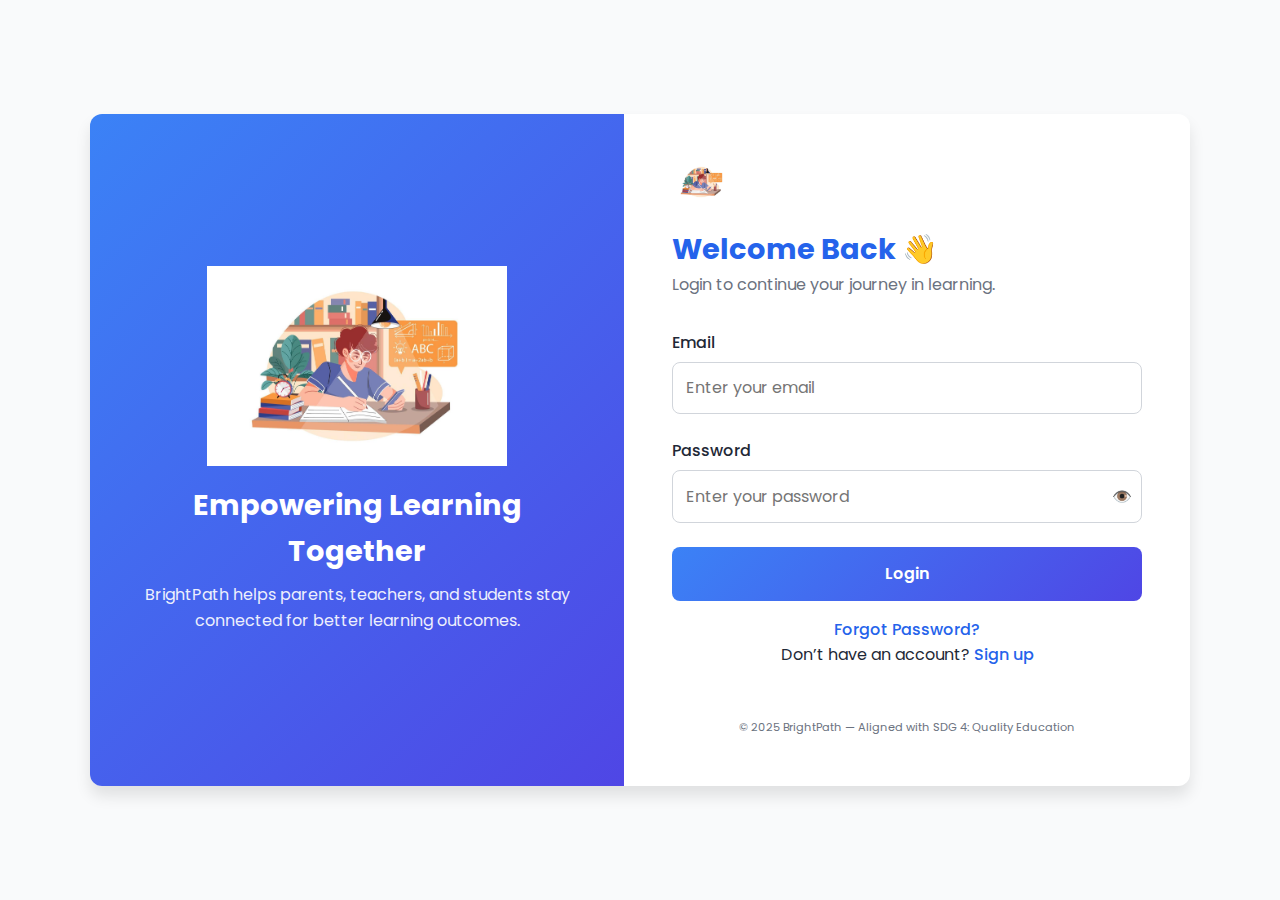
<file: frontend/index.html>
<!DOCTYPE html>
<html lang="en">
  <head>
    <meta charset="UTF-8" />
    <meta name="viewport" content="width=device-width, initial-scale=1.0" />
    <title>BrightPath | Login</title>

    <!-- Google Fonts -->
    <link
      href="https://fonts.googleapis.com/css2?family=Poppins:wght@400;500;600&display=swap"
      rel="stylesheet"
    />

    <!-- Main Styles -->
    <link rel="stylesheet" href="assets/css/style.css" />
    <link rel="stylesheet" href="assets/css/login.css" />
  </head>
  <body>
    <div class="login-container">
      <!-- Left side illustration -->
      <div class="login-illustration">
        <img src="assets/images/logo.jpg" alt="Learning Illustration" />
        <h2>Empowering Learning Together</h2>
        <p>
          BrightPath helps parents, teachers, and students stay connected for
          better learning outcomes.
        </p>
      </div>

      <!-- Right side login form -->
      <div class="login-form">
        <div class="form-header">
          <img
            src="assets/images/logo.jpg"
            alt="BrightPath Logo"
            class="logo"
          />
          <h1>Welcome Back 👋</h1>
          <p>Login to continue your journey in learning.</p>
        </div>

        <form id="loginForm">
          <div class="input-group">
            <label for="email">Email</label>
            <input
              type="email"
              id="email"
              placeholder="Enter your email"
              required
            />
          </div>

          <div class="input-group">
            <label for="password">Password</label>
            <div class="password-wrapper">
              <input
                type="password"
                id="password"
                placeholder="Enter your password"
                required
              />
              <span class="toggle-password">👁️</span>
            </div>
          </div>

          <button type="submit" class="btn-primary">Login</button>

          <div class="form-links">
            <a href="#">Forgot Password?</a>
            <p>Don’t have an account? <a href="signup.html">Sign up</a></p>
          </div>

          <p id="error-message" class="error-message"></p>
        </form>

        <footer>
          <small
            >© 2025 BrightPath — Aligned with SDG 4: Quality Education</small
          >
        </footer>
      </div>
    </div>

    <script src="assets/js/main.js" defer></script>
    <script src="assets/js/login.js" defer></script>
  </body>
</html>
</file>
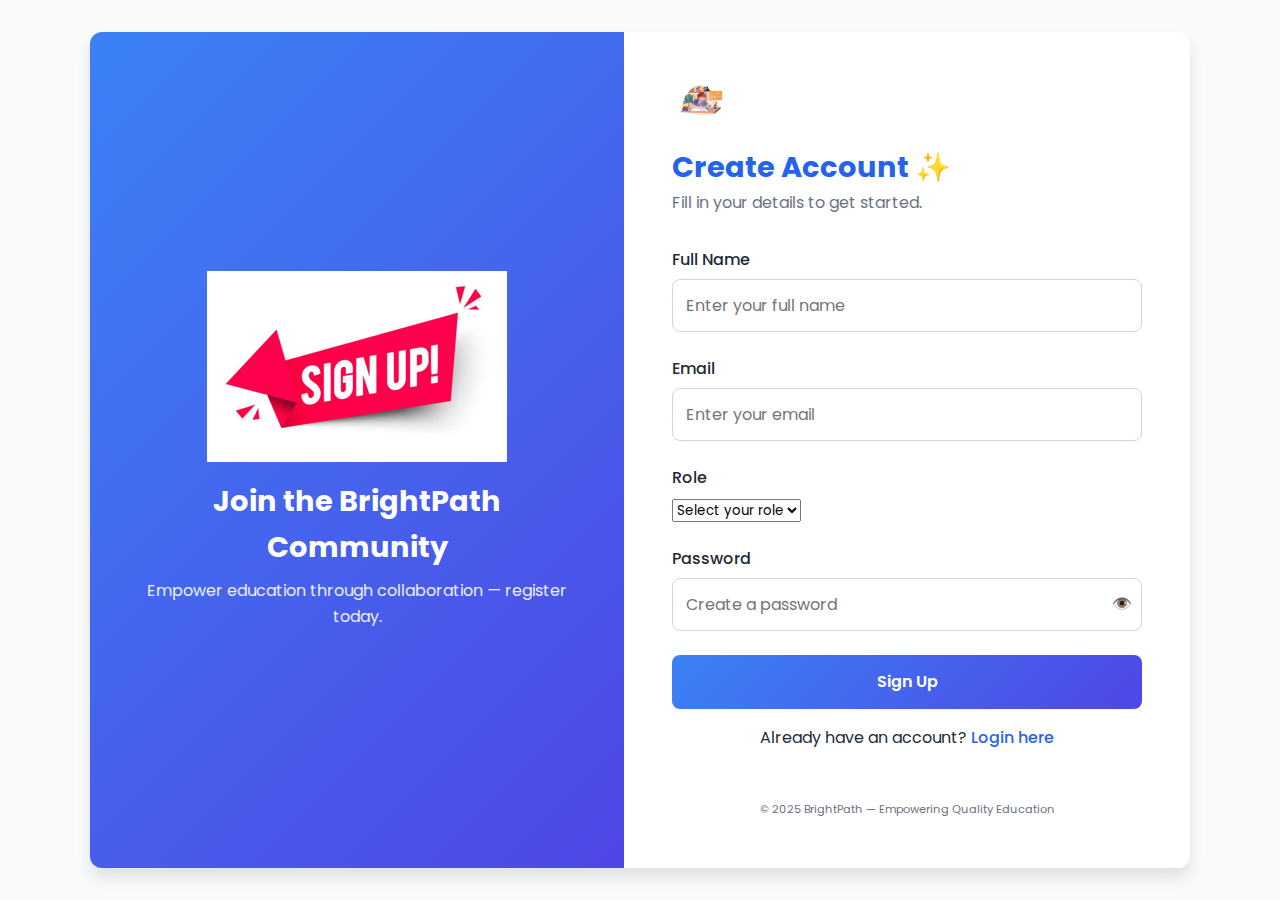
<file: signup.html>
<!DOCTYPE html>
<html lang="en">
  <head>
    <meta charset="UTF-8" />
    <meta name="viewport" content="width=device-width, initial-scale=1.0" />
    <title>BrightPath | Sign Up</title>

    <!-- Google Fonts -->
    <link
      href="https://fonts.googleapis.com/css2?family=Poppins:wght@400;500;600&display=swap"
      rel="stylesheet"
    />

    <!-- Styles -->
    <link rel="stylesheet" href="assets/css/style.css" />
    <link rel="stylesheet" href="assets/css/login.css" />
  </head>
  <body>
    <div class="login-container">
      <!-- Left side illustration -->
      <div class="login-illustration">
        <img src="assets/images/signup.jpg" alt="Signup Illustration" />
        <h2>Join the BrightPath Community</h2>
        <p>Empower education through collaboration — register today.</p>
      </div>

      <!-- Right side sign-up form -->
      <div class="login-form">
        <div class="form-header">
          <img
            src="assets/images/logo.jpg"
            alt="BrightPath Logo"
            class="logo"
          />
          <h1>Create Account ✨</h1>
          <p>Fill in your details to get started.</p>
        </div>

        <form id="signupForm">
          <div class="input-group">
            <label for="name">Full Name</label>
            <input
              type="text"
              id="name"
              placeholder="Enter your full name"
              required
            />
          </div>

          <div class="input-group">
            <label for="email">Email</label>
            <input
              type="email"
              id="email"
              placeholder="Enter your email"
              required
            />
          </div>

          <div class="input-group">
            <label for="role">Role</label>
            <select id="role" required>
              <option value="">Select your role</option>
              <option value="parent">Parent</option>
              <option value="teacher">Teacher</option>
              <option value="admin">Admin</option>
            </select>
          </div>

          <div class="input-group">
            <label for="password">Password</label>
            <div class="password-wrapper">
              <input
                type="password"
                id="password"
                placeholder="Create a password"
                required
              />
              <span class="toggle-password">👁️</span>
            </div>
          </div>

          <button type="submit" class="btn-primary">Sign Up</button>

          <div class="form-links">
            <p>Already have an account? <a href="index.html">Login here</a></p>
          </div>

          <p id="error-message" class="error-message"></p>
        </form>

        <footer>
          <small>© 2025 BrightPath — Empowering Quality Education</small>
        </footer>
      </div>
    </div>

    <script src="assets/js/main.js" defer></script>
    <script src="assets/js/login.js" defer></script>
  </body>
</html>
</file>
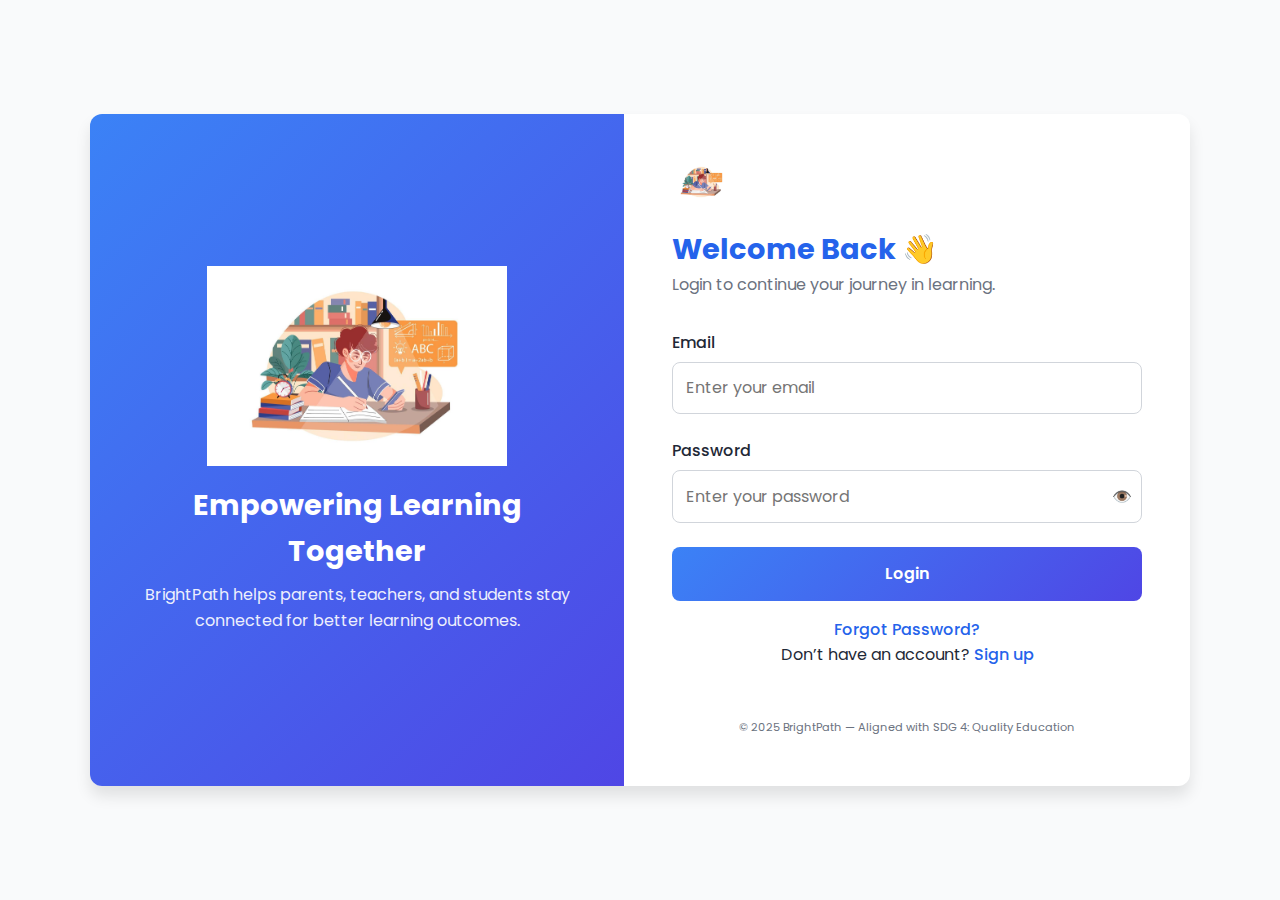
<file: frontend/dashboard-admin.html>
<!DOCTYPE html>
<html lang="en">
  <head>
    <meta charset="UTF-8" />
    <meta name="viewport" content="width=device-width, initial-scale=1.0" />
    <title>BrightPath | Admin Dashboard</title>

    <!-- Google Fonts -->
    <link
      href="https://fonts.googleapis.com/css2?family=Poppins:wght@400;500;600&display=swap"
      rel="stylesheet"
    />

    <!-- Styles -->
    <link rel="stylesheet" href="assets/css/style.css" />
    <link rel="stylesheet" href="assets/css/dashboard.css" />
  </head>

  <body id="top">
    <div class="dashboard">
      <button class="menu-toggle" onclick="toggleMenu()">☰</button>

      <!-- Sidebar -->
      <aside class="sidebar" id="sidebar">
        <div class="sidebar-header">
          <img
            src="assets/images/logo.jpg"
            alt="BrightPath Logo"
            class="logo"
          />
          <h2>BrightPath</h2>
        </div>

        <nav class="sidebar-nav">
          <ul>
            <li class="active"><a href="#top">🏠 Dashboard</a></li>
            <li><a href="#registerStudent">🧍 Register Student</a></li>
            <li><a href="#dataOverview">📋 Records Overview</a></li>
            <li><a href="#manageSubjects">📘 Manage Subjects</a></li>
            <li><a href="#announcements">📢 Announcements</a></li>
            <li><a href="#releaseResults">📤 Release Results</a></li>
            <li><a href="#resultsControlPanel">📊 Results Control Panel</a></li>
          </ul>
        </nav>

        <div class="sidebar-footer">
          <a href="#" id="logoutBtn">🚪 Logout</a>
        </div>
      </aside>

      <!-- Main Content -->
      <main class="content">
        <header class="content-header">
          <span class="menu-toggle" id="menu-toggle">&#9776;</span>
          <h1>Welcome, <span id="adminName">Admin</span> 👋</h1>
          <p>
            Manage your school data, teachers, and student records efficiently.
          </p>
        </header>

        <!-- Register Student -->
        <section class="card" id="registerStudent">
          <h2>🧍 Register Student</h2>
          <form id="studentForm" class="form-grid">
            <input
              type="text"
              id="studentName"
              placeholder="Full Name"
              required
            />
            <input
              type="text"
              id="className"
              placeholder="Class (e.g., Grade 6A)"
              required
            />

            <select id="gender" required>
              <option value="">Select Gender</option>
              <option value="Male">Male</option>
              <option value="Female">Female</option>
            </select>

            <input type="date" id="dob" required />

            <button type="submit" class="btn-primary">Add Student</button>
          </form>

          <table class="styled-table" id="studentsTable">
            <thead>
              <tr>
                <th>Reg No</th>
                <th>Name</th>
                <th>Grade</th>
                <th>Gender</th>
                <th>Date of Birth</th>
              </tr>
            </thead>
            <tbody>
              <!-- Loaded dynamically -->
            </tbody>
          </table>
        </section>

        <!-- Records Overview -->
        <section class="card" id="dataOverview">
          <h2>📋 Records Overview</h2>

          <!-- Tab Navigation -->
          <div class="data-tabs">
            <button class="tab active" data-target="studentsTab">
              🧑‍🎓 Students
            </button>
            <button class="tab" data-target="teachersTab">👩‍🏫 Teachers</button>
            <button class="tab" data-target="parentsTab">👨‍👩‍👧 Parents</button>
          </div>

          <!-- Students -->
          <div id="studentsTab" class="tab-content active data-panel">
            <div class="panel-header">
              <input
                type="text"
                id="searchStudent"
                placeholder="🔍 Search student..."
              />
              <button id="refreshStudents" class="btn-outline">Refresh</button>
            </div>

            <div class="table-wrapper">
              <table class="styled-table" id="studentsTable">
                <thead>
                  <tr>
                    <th>Reg No</th>
                    <th>Name</th>
                    <th>Grade</th>
                    <th>Gender</th>
                    <th>Date of Birth</th>
                    <th>actions</th>
                  </tr>
                </thead>
                <tbody>
                  <!-- Loaded dynamically -->
                </tbody>
              </table>
            </div>

            <div class="pagination">
              <button class="prev">⬅ Prev</button>
              <span class="page-number">Page 1</span>
              <button class="next">Next ➡</button>
            </div>
          </div>

          <!-- Teachers -->
          <div id="teachersTab" class="tab-content data-panel">
            <div class="panel-header">
              <input
                type="text"
                id="searchTeacher"
                placeholder="🔍 Search teacher..."
              />
              <button id="refreshTeachers" class="btn-outline">Refresh</button>
            </div>

            <div class="table-wrapper">
              <table class="styled-table" id="teachersTable">
                <thead>
                  <tr>
                    <th>Name</th>
                    <th>Email</th>
                    <th>Subjects</th>
                    <!-- ✅ add this -->
                    <th>Created</th>
                    <th>Action</th>
                  </tr>
                </thead>
                <tbody>
                  <!-- Filled dynamically -->
                </tbody>
              </table>
            </div>

            <div class="pagination">
              <button class="prev">⬅ Prev</button>
              <span class="page-number">Page 1</span>
              <button class="next">Next ➡</button>
            </div>
          </div>

          <!-- Parents -->
          <div id="parentsTab" class="tab-content data-panel">
            <div class="panel-header">
              <input
                type="text"
                id="searchParent"
                placeholder="🔍 Search parent..."
              />
              <button id="refreshParents" class="btn-outline">Refresh</button>
            </div>

            <div class="table-wrapper">
              <table class="styled-table" id="parentsTable">
                <thead>
                  <tr>
                    <th>Name</th>
                    <th>Email</th>
                    <th>Phone</th>
                    <th>Children</th>
                  </tr>
                </thead>
                <tbody>
                  <!-- Loaded dynamically -->
                </tbody>
              </table>
            </div>

            <div class="pagination">
              <button class="prev">⬅ Prev</button>
              <span class="page-number">Page 1</span>
              <button class="next">Next ➡</button>
            </div>
          </div>
        </section>

        <!-- Manage Subjects -->
        <section class="card" id="manageSubjects">
          <h2>📘 Manage Subjects</h2>
          <form id="subjectForm" class="form-inline">
            <input
              type="text"
              id="subjectName"
              placeholder="New Subject"
              required
            />
            <button type="submit" class="btn-primary">Add</button>
          </form>
          <ul id="subjectList">
            <!-- Populated by JS -->
          </ul>
        </section>

        <!-- Announcements -->

        <!-- ========================= -->
        <!-- Announcements Section -->
        <!-- ========================= -->
        <section class="card" id="announcements">
          <h2>📢 Announcements</h2>

          <!-- Form for posting new announcements -->
          <form id="announcementForm">
            <textarea
              id="announcementInput"
              placeholder="Write a new announcement..."
              rows="3"
              required
            ></textarea>
            <button type="submit" id="postAnnouncementBtn" class="btn-primary">
              Post
            </button>
          </form>

          <!-- Announcements list dynamically populated by JS -->
          <div id="announcementsList" class="announcement-list">
            <!-- Populated dynamically by JS -->
          </div>
        </section>

        <!-- Release Results -->
        <section class="card" id="releaseResults">
          <h2>📤 Release Results</h2>
          <button id="releaseResultsBtn" class="btn-primary">
            Release Now
          </button>
          <p id="releaseStatus"></p>
        </section>

        <!-- Results Control Panel -->
        <section class="card always-visible" id="resultsControlPanel">
          <h2>📊 Results Control Panel</h2>
          <div class="table-wrapper">
            <table class="results-table" id="resultsSummaryTable">
              <thead>
                <tr>
                  <th>Class</th>
                  <th>Total Subjects</th>
                  <th>Uploaded</th>
                  <th>Pending</th>
                  <th>Status</th>
                  <th>Action</th>
                </tr>
              </thead>
              <tbody id="resultTableBody">
                <!-- Filled dynamically -->
              </tbody>
            </table>
          </div>
        </section>

        <!-- Live Results Feed -->
        <section class="card" id="liveResults">
          <h2>📊 Live Results Feed</h2>
          <p>See results as teachers submit them in real time.</p>

          <div class="table-wrapper">
            <table class="styled-table" id="liveResultsTable">
              <thead>
                <tr>
                  <th>Reg No</th>
                  <th>Student</th>
                  <th>Grade</th>
                  <th>Subject</th>
                  <th>Teacher</th>
                  <th>Marks</th>
                  <th>Term</th>
                  <th>Exam Type</th>
                </tr>
              </thead>
              <tbody>
                <!-- Populated dynamically -->
              </tbody>
            </table>
          </div>

          <button id="refreshResultsBtn" class="btn-outline">🔄 Refresh</button>
        </section>
      </main>
    </div>
    <!-- Class Results Modal -->
    <div id="classResultsModal" class="modal hidden">
      <div class="modal-content">
        <span id="closeModal" class="close">&times;</span>
        <h3 id="modalTitle">Class Results</h3>
        <table class="styled-table" id="classResultsTable">
          <thead>
            <tr>
              <th>Subject</th>
              <th>Teacher</th>
              <th>Uploaded</th>
              <th>Pending</th>
              <th>Average Marks</th>
            </tr>
          </thead>
          <tbody></tbody>
        </table>
      </div>
    </div>
    <!-- Edit Student Modal -->
    <div id="editStudentModal" class="modal">
      <div class="modal-content">
        <h3>Edit Student</h3>
        <form id="editStudentForm">
          <input type="hidden" id="editStudentId" />

          <label>Full Name</label>
          <input type="text" id="editStudentName" required />

          <label>Grade / Class</label>
          <input type="text" id="editStudentGrade" required />

          <label>Gender</label>
          <select id="editStudentGender" required>
            <option value="">Select Gender</option>
            <option value="Male">Male</option>
            <option value="Female">Female</option>
          </select>

          <label>Date of Birth</label>
          <input type="date" id="editStudentDob" required />

          <div class="modal-actions">
            <button type="submit" class="btn-save">Save Changes</button>
            <button type="button" id="closeEditModal" class="btn-cancel">
              Cancel
            </button>
          </div>
        </form>
      </div>
    </div>

    <!-- Scripts -->
    <script src="assets/js/main.js" defer></script>
    <script src="assets/js/dashboard.js" defer></script>
    <script src="assets/js/admin.js" defer></script>

    <script>
      document.addEventListener("DOMContentLoaded", () => {
        const tabs = document.querySelectorAll(".data-tabs .tab");
        const panels = document.querySelectorAll(".tab-content");

        tabs.forEach((tab) => {
          tab.addEventListener("click", () => {
            tabs.forEach((t) => t.classList.remove("active"));
            panels.forEach((p) => p.classList.remove("active"));

            tab.classList.add("active");
            const targetId = tab.getAttribute("data-target");
            const targetPanel = document.getElementById(targetId);

            if (targetPanel) {
              targetPanel.classList.add("active");
              targetPanel.scrollIntoView({
                behavior: "smooth",
                block: "nearest",
              });
            }
          });
        });
      });
    </script>
    <script>
function toggleMenu() {
  const sidebar = document.querySelector('.sidebar');
  const content = document.querySelector('.content');
  sidebar.classList.toggle('active');
  content.classList.toggle('shift');
}
</script>

  </body>
</html>
</file>
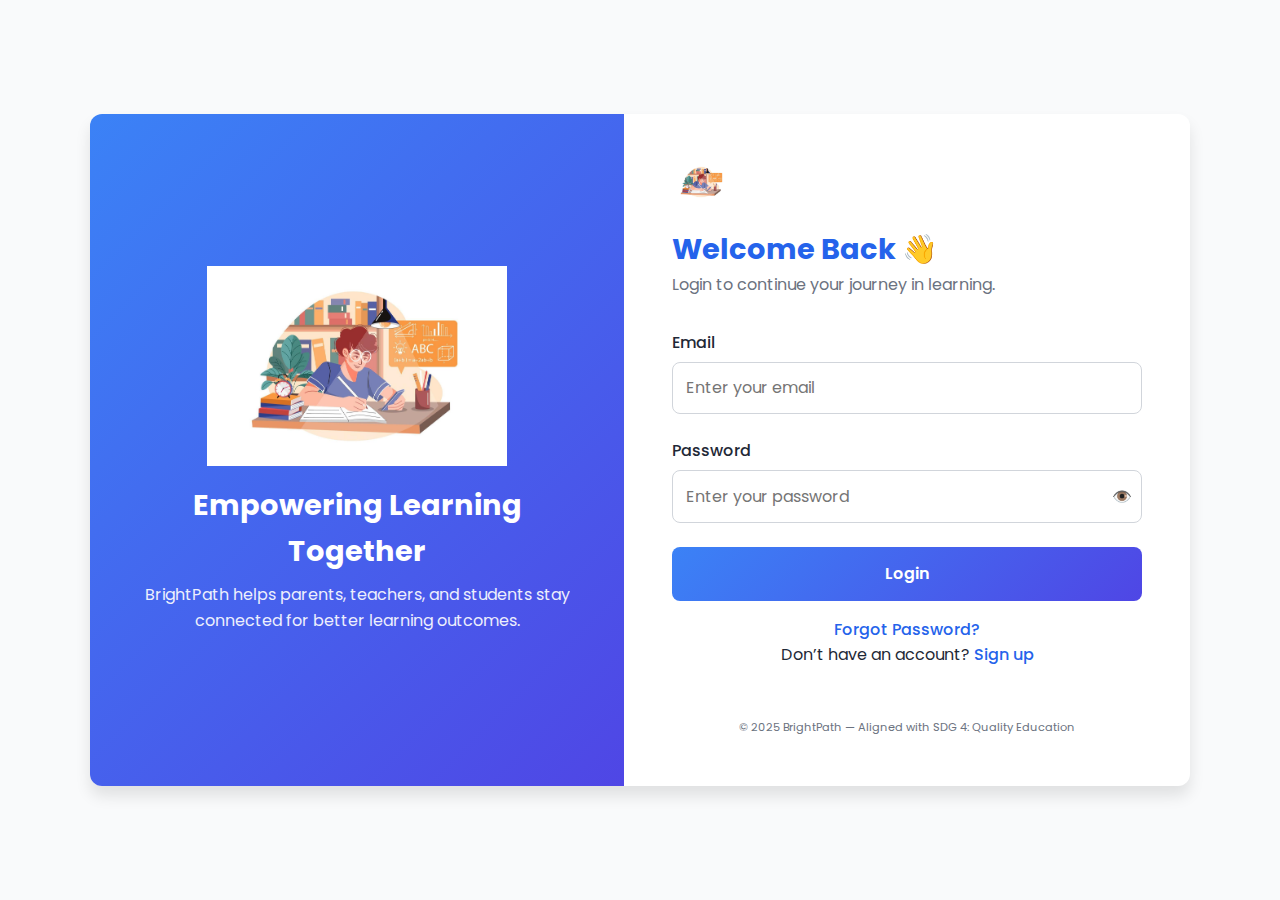
<file: frontend/dashboard-parent.html>
<!DOCTYPE html>
<html lang="en">
  <head>
    <meta charset="UTF-8" />
    <meta name="viewport" content="width=device-width, initial-scale=1.0" />
    <title>BrightPath | Parent Dashboard</title>

    <!-- Google Fonts -->
    <link
      href="https://fonts.googleapis.com/css2?family=Poppins:wght@400;500;600&display=swap"
      rel="stylesheet"
    />

    <!-- Styles -->
    <link rel="stylesheet" href="assets/css/style.css" />
    <link rel="stylesheet" href="assets/css/dashboard.css" />
  </head>

  <body id="top">
    <!-- ✅ Mobile menu toggle -->
    <button class="menu-toggle" id="menuToggleBtn">☰</button>

    <div class="dashboard">
      <!-- Sidebar -->
      <aside class="sidebar" id="sidebar">
        <div class="sidebar-header">
          <img
            src="assets/images/logo.jpg"
            alt="BrightPath Logo"
            class="logo"
          />
          <h2>BrightPath</h2>
        </div>

        <nav class="sidebar-nav">
          <ul>
            <li class="active"><a href="#top">🏠 Dashboard</a></li>
            <li><a href="#performance">📊 Performance</a></li>
            <li><a href="#teacherCommentsSection">🗣️ Teacher Comments</a></li>
            <li><a href="#announcements">📢 Announcements</a></li>
          </ul>
        </nav>

        <div class="sidebar-footer">
          <a href="#" id="logoutBtn">🚪 Logout</a>
        </div>
      </aside>

      <!-- Main Content -->
      <main class="content" id="content">
        <header class="content-header">
          <h1>Welcome, <span id="parentName">Parent</span> 👋</h1>
          <p>Here’s how your child is performing this term.</p>
        </header>

        <!-- 🧒 Student Info Section -->
        <section class="card" id="studentInfo">
          <h2>👨‍🎓 Student Information</h2>
          <div class="student-details">
            <p><strong>Name:</strong> <span id="studentName">Loading...</span></p>
            <p><strong>Reg No:</strong> <span id="studentReg">Loading...</span></p>
            <p><strong>Grade:</strong> <span id="studentGrade">Loading...</span></p>
          </div>
        </section>

        <!-- Performance Section -->
        <section class="card" id="performance">
          <h2>📈 Academic Performance</h2>
          <table class="performance-table">
            <thead>
              <tr>
                <th>Subject</th>
                <th>Marks</th>
                <th>Grade</th>
              </tr>
            </thead>
            <tbody id="performanceData"></tbody>
          </table>
        </section>

        <!-- 🧠 AI Tools -->
        <div class="ai-box">
          <h3>Notes Summarizer</h3>
          <textarea id="inputText" placeholder="Paste your notes here..."></textarea>
          <button id="summarizeBtn">Summarize</button>
          <p id="result"></p>
        </div>

        <div id="aiExplainer" class="ai-box">
          <h3>AI Tutor</h3>
          <textarea
            id="conceptInput"
            placeholder="Type a concept to explain (e.g., photosynthesis)..."
          ></textarea>
          <button id="explainBtn">Explain</button>
          <p id="explanationResult"></p>
        </div>

        <div id="aiQuestionGenerator" class="ai-box">
          <h3>AI Question Generator</h3>
          <textarea
            id="questionInput"
            placeholder="Paste a passage or topic here..."
          ></textarea>
          <button id="generateBtn">Generate Questions</button>
          <pre id="questionResult"></pre>
        </div>

        <!-- Comments Section -->
        <section class="card" id="teacherCommentsSection">
          <h2>💬 Teacher Remarks</h2>
          <div id="teacherComments"></div>
        </section>

        <!-- Announcements Section -->
        <section class="card" id="announcements">
          <h2>📢 Announcements</h2>
          <div id="announcementsList" class="announcement-list">
            <p class="empty">Loading announcements...</p>
          </div>
        </section>
      </main>
    </div>

    <!-- ✅ Scripts -->
    <script src="assets/js/main.js" defer></script>
    <script src="assets/js/dashboard.js" defer></script>
    <script src="assets/js/parent.js" defer></script>

    <script>
      // Sidebar toggle for mobile
      const toggleBtn = document.getElementById("menuToggleBtn");
      const sidebar = document.getElementById("sidebar");
      const content = document.getElementById("content");

      toggleBtn.addEventListener("click", () => {
        sidebar.classList.toggle("active");
        content.classList.toggle("shift");
      });

      // Close sidebar when tapping outside
      document.addEventListener("click", (e) => {
        if (
          window.innerWidth <= 768 &&
          !sidebar.contains(e.target) &&
          !toggleBtn.contains(e.target)
        ) {
          sidebar.classList.remove("active");
          content.classList.remove("shift");
        }
      });

      // AI: Summarizer
      document
        .getElementById("summarizeBtn")
        .addEventListener("click", async () => {
          const text = document.getElementById("inputText").value;
          const res = await fetch("https://brightpath-3.onrender.com/summarize", {
            method: "POST",
            headers: { "Content-Type": "application/json" },
            body: JSON.stringify({ text }),
          });
          const data = await res.json();
          document.getElementById("result").innerText = data.summary;
        });

      // AI: Explain Concept
      document
        .getElementById("explainBtn")
        .addEventListener("click", async () => {
          const concept = document.getElementById("conceptInput").value.trim();
          const result = document.getElementById("explanationResult");

          if (!concept) {
            result.innerText = "Please type a concept first.";
            return;
          }

          result.innerText = "Thinking... ⏳";
          const res = await fetch("https://brightpath-3.onrender.com/explain", {
            method: "POST",
            headers: { "Content-Type": "application/json" },
            body: JSON.stringify({ concept }),
          });
          const data = await res.json();
          result.innerText = data.explanation;
        });

      // AI: Question Generator
      document
        .getElementById("generateBtn")
        .addEventListener("click", async () => {
          const text = document.getElementById("questionInput").value.trim();
          const result = document.getElementById("questionResult");

          if (!text) {
            result.innerText = "Please enter text first.";
            return;
          }

          result.innerText = "Generating questions... ⏳";
          const res = await fetch(
            "https://brightpath-3.onrender.com/generate-questions",
            {
              method: "POST",
              headers: { "Content-Type": "application/json" },
              body: JSON.stringify({ text }),
            }
          );

          const data = await res.json();
          result.innerText = data.questions;
        });
    </script>
  </body>
</html>
</file>
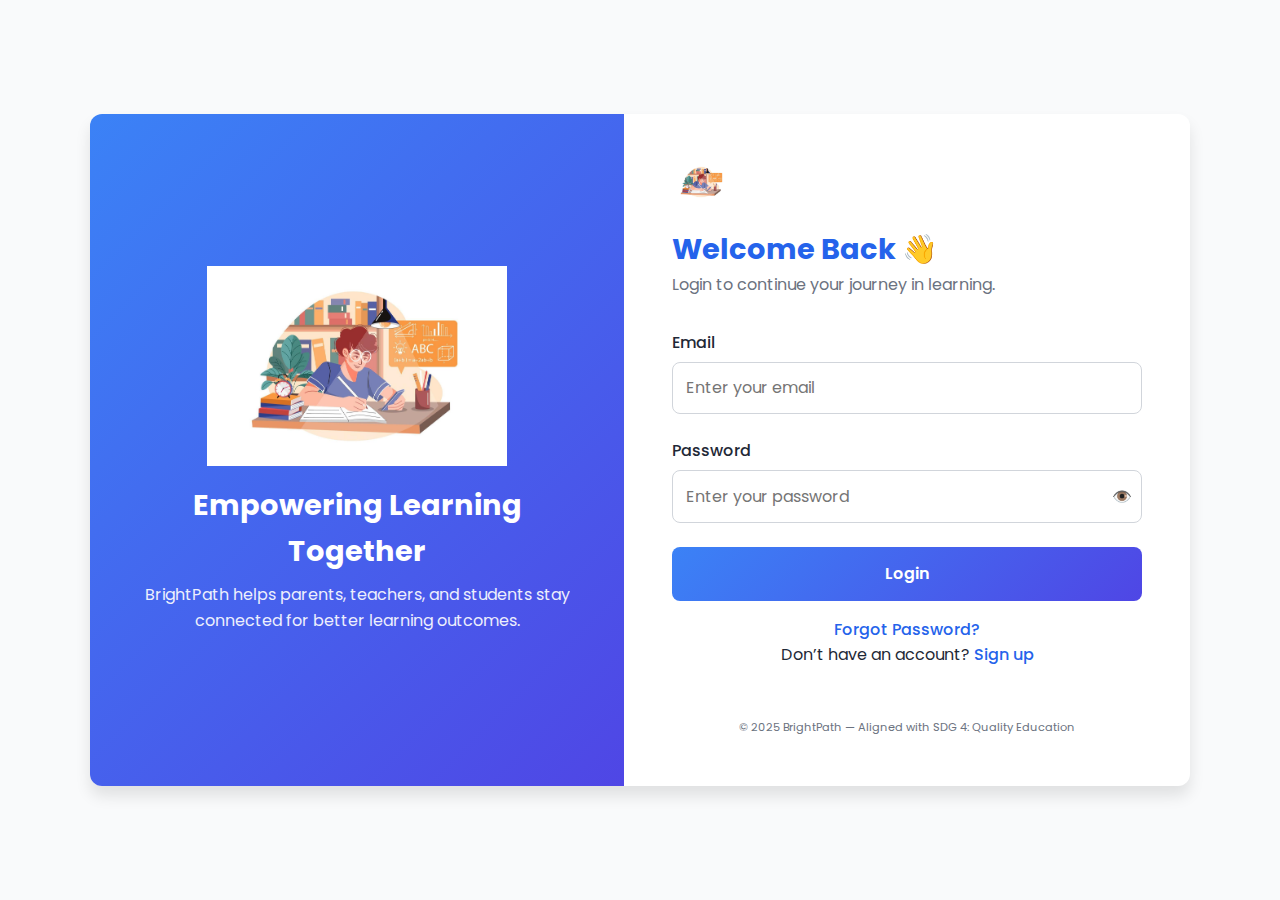
<file: frontend/dashboard-teacher.html>
<!DOCTYPE html>
<html lang="en">
  <head>
    <meta charset="UTF-8" />
    <meta name="viewport" content="width=device-width, initial-scale=1.0" />
    <title>BrightPath | Teacher Dashboard</title>

    <!-- Google Fonts -->
    <link
      href="https://fonts.googleapis.com/css2?family=Poppins:wght@400;500;600&display=swap"
      rel="stylesheet"
    />

    <!-- Styles -->
    <link rel="stylesheet" href="assets/css/style.css" />
    <link rel="stylesheet" href="assets/css/dashboard.css" />
  </head>

  <body id="top">
    <!-- ✅ Mobile menu toggle -->
    <button class="menu-toggle" id="menuToggleBtn">☰</button>

    <div class="dashboard">
      <!-- Sidebar -->
      <aside class="sidebar" id="sidebar">
        <div class="sidebar-header">
          <img
            src="assets/images/logo.jpg"
            alt="BrightPath Logo"
            class="logo"
          />
          <h2>BrightPath</h2>
        </div>

        <nav class="sidebar-nav">
          <ul>
            <li class="active"><a href="#top">🏠 Dashboard</a></li>
            <li><a href="#enterMarks">🧾 Enter Marks</a></li>
            <li><a href="#uploadCSV">📤 Upload CSV</a></li>
            <li><a href="#classSummary">📈 Class Summary</a></li>
            <li><a href="#announcements">💬 Announcements</a></li>
          </ul>
        </nav>

        <div class="sidebar-footer">
          <a href="#" id="logoutBtn">🚪 Logout</a>
        </div>
      </aside>

      <!-- Main Content -->
      <main class="content" id="content">
        <header class="content-header">
          <h1>Welcome, <span id="teacherName">Teacher</span> 👋</h1>
          <p>Manage your class records and communicate with parents easily.</p>
        </header>

        <!-- Marks Entry Form -->
        <section class="card" id="enterMarks">
          <h2>🧾 Enter Student Marks</h2>
          <form id="marksForm" class="form-inline">
            <input
              type="text"
              id="studentName"
              placeholder="Student Name"
              required
            />
            <input type="text" id="subject" placeholder="Subject" required />
            <input
              type="number"
              id="marks"
              placeholder="Marks"
              required
              min="0"
              max="100"
            />
            <button type="submit" class="btn-primary">Submit</button>
          </form>
        </section>

        <!-- CSV Upload -->
        <section class="card" id="uploadCSV">
          <h2>📤 Upload Marks (CSV)</h2>
          <form id="csvUploadForm" enctype="multipart/form-data">
            <input type="file" id="csvFile" accept=".csv" />
            <button type="submit" class="btn-primary">Upload</button>
          </form>
        </section>

        <!-- Class Performance Summary -->
        <section class="card" id="classSummary">
          <h2>📈 Class Performance Summary</h2>
          <table class="performance-table">
            <thead>
              <tr>
                <th>Student</th>
                <th>Average Marks</th>
                <th>Grade</th>
              </tr>
            </thead>
            <tbody id="classSummaryTable">
              <!-- Populated by JS -->
            </tbody>
          </table>
        </section>

        <!-- Announcements -->
        <section class="card" id="announcements">
          <h2>💬 Announcements</h2>
          <form id="announcementForm">
            <textarea
              id="announcementText"
              placeholder="Write a new announcement..."
              rows="3"
              required
            ></textarea>
            <button type="submit" class="btn-primary">Post</button>
          </form>
          <ul id="announcementList"></ul>
        </section>
      </main>
    </div>

    <!-- Scripts -->
    <script src="assets/js/main.js" defer></script>
    <script src="assets/js/dashboard.js" defer></script>
    <script src="assets/js/teacher.js" defer></script>

    <script>
      // Sidebar toggle for mobile
      const toggleBtn = document.getElementById("menuToggleBtn");
      const sidebar = document.getElementById("sidebar");
      const content = document.getElementById("content");

      toggleBtn.addEventListener("click", () => {
        sidebar.classList.toggle("active");
        content.classList.toggle("shift");
      });

      // Close sidebar when clicking outside on mobile
      document.addEventListener("click", (e) => {
        if (
          window.innerWidth <= 768 &&
          !sidebar.contains(e.target) &&
          !toggleBtn.contains(e.target)
        ) {
          sidebar.classList.remove("active");
          content.classList.remove("shift");
        }
      });
    </script>
  </body>
</html>
</file>
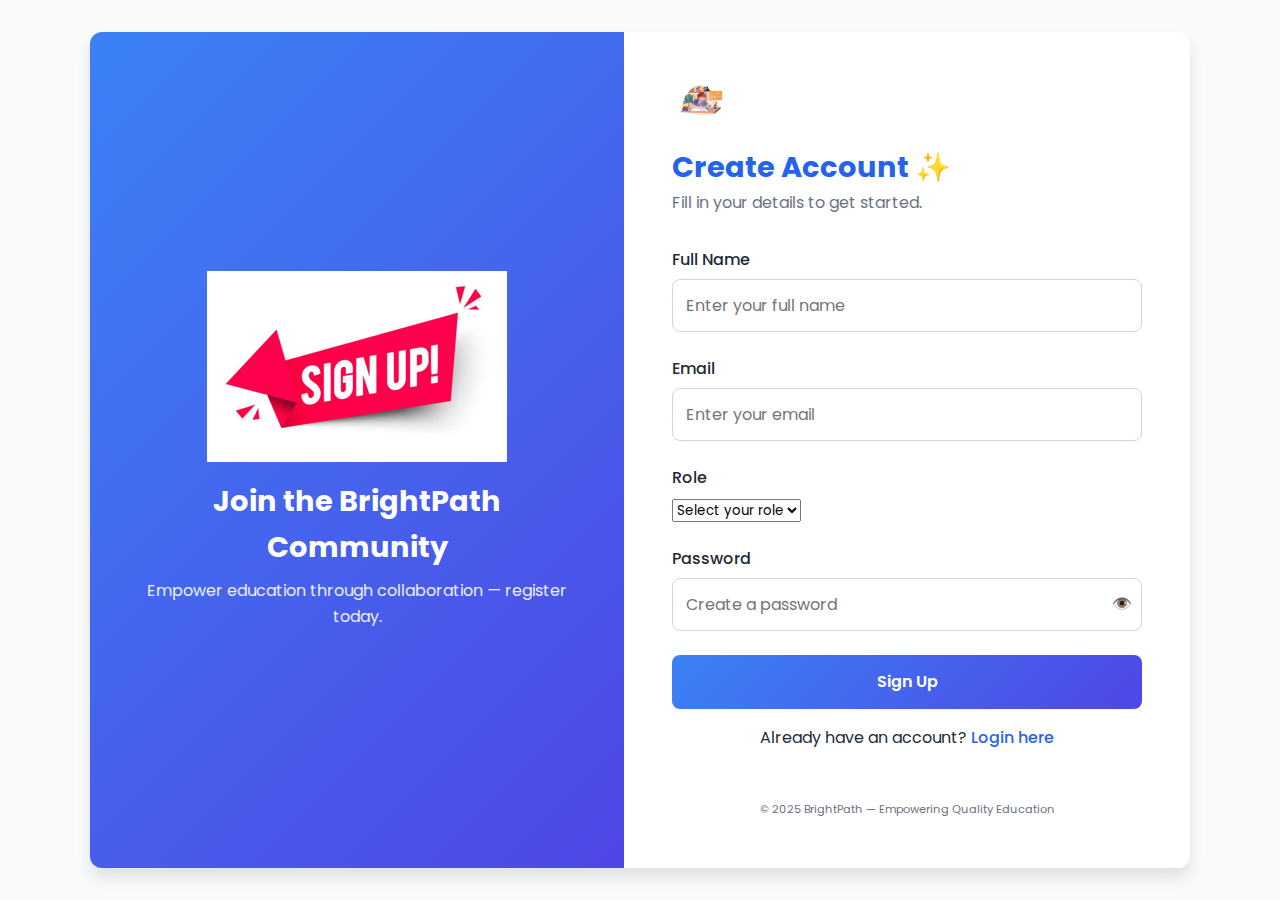
<file: frontend/signup.html>
<!DOCTYPE html>
<html lang="en">
  <head>
    <meta charset="UTF-8" />
    <meta name="viewport" content="width=device-width, initial-scale=1.0" />
    <title>BrightPath | Sign Up</title>

    <!-- Google Fonts -->
    <link
      href="https://fonts.googleapis.com/css2?family=Poppins:wght@400;500;600&display=swap"
      rel="stylesheet"
    />

    <!-- Styles -->
    <link rel="stylesheet" href="assets/css/style.css" />
    <link rel="stylesheet" href="assets/css/login.css" />
  </head>

  <body>
    <div class="login-container">
      <!-- Left side illustration -->
      <div class="login-illustration">
        <img src="assets/images/signup.jpg" alt="Signup Illustration" />
        <h2>Join the BrightPath Community</h2>
        <p>Empower education through collaboration — register today.</p>
      </div>

      <!-- Right side sign-up form -->
      <div class="login-form">
        <div class="form-header">
          <img
            src="assets/images/logo.jpg"
            alt="BrightPath Logo"
            class="logo"
          />
          <h1>Create Account ✨</h1>
          <p>Fill in your details to get started.</p>
        </div>

        <form id="signupForm">
          <div class="input-group">
            <label for="name">Full Name</label>
            <input
              type="text"
              id="name"
              placeholder="Enter your full name"
              required
            />
          </div>

          <div class="input-group">
            <label for="email">Email</label>
            <input
              type="email"
              id="email"
              placeholder="Enter your email"
              required
            />
          </div>

          <div class="input-group">
            <label for="role">Role</label>
            <select id="role" required>
              <option value="">Select your role</option>
              <option value="parent">Parent</option>
              <option value="teacher">Teacher</option>
            </select>
          </div>

          <div class="input-group">
            <label for="password">Password</label>
            <div class="password-wrapper">
              <input
                type="password"
                id="password"
                placeholder="Create a password"
                required
              />
              <span class="toggle-password">👁️</span>
            </div>
          </div>

          <!-- ============================= -->
          <!-- Parent Details (Hidden by default) -->
          <!-- ============================= -->
          <div id="parentDetails" class="parent-section" style="display: none">
            <h3>👨‍👩‍👧 Parent Details</h3>
            <div class="input-group">
              <label for="parentPhone">Phone Number</label>
              <input
                type="tel"
                id="parentPhone"
                placeholder="Enter your phone number"
              />
            </div>

            <div class="input-group">
              <label for="admissionNo">Child’s Admission Number</label>
              <input
                type="text"
                id="admissionNo"
                placeholder="Enter your child’s admission number"
              />
            </div>
          </div>
          <!-- ============================= -->
          <!-- ============================= -->
          <!-- Teacher Details (Hidden by default) -->
          <!-- ============================= -->
          <div
            id="teacherDetails"
            class="teacher-section"
            style="display: none"
          >
            <h3>👨‍🏫 Teacher Details</h3>

            <div class="input-group">
              <label for="department">Department</label>
              <input
                type="text"
                id="department"
                placeholder="Enter your department (e.g., Mathematics)"
              />
            </div>

            <div class="input-group">
              <label for="subjects">Subjects You Teach</label>
              <select id="subjects" multiple>
                <option value="Mathematics">Mathematics</option>
                <option value="English">English</option>
                <option value="Science">Science</option>
                <option value="Social Studies">Social Studies</option>
                <option value="Kiswahili">Kiswahili</option>
              </select>
              <small>Hold Ctrl / Cmd to select multiple subjects.</small>
            </div>

            <div class="input-group">
              <label for="grades">Grades You Teach</label>
              <select id="grades" multiple>
                <option value="Grade 1">Grade 1</option>
                <option value="Grade 2">Grade 2</option>
                <option value="Grade 3">Grade 3</option>
                <option value="Grade 4">Grade 4</option>
                <option value="Grade 5">Grade 5</option>
                <option value="Grade 6">Grade 6</option>
                <option value="Grade 7">Grade 7</option>
                <option value="Grade 8">Grade 8</option>
                <option value="Grade 9">Grade 9</option>
              </select>
              <small>Hold Ctrl / Cmd to select multiple grades.</small>
            </div>
          </div>

          <button type="submit" class="btn-primary">Sign Up</button>

          <div class="form-links">
            <p>Already have an account? <a href="index.html">Login here</a></p>
          </div>

          <p id="error-message" class="error-message"></p>
        </form>

        <footer>
          <small>© 2025 BrightPath — Empowering Quality Education</small>
        </footer>
      </div>
    </div>

    <script src="assets/js/main.js" defer></script>
    <script src="assets/js/login.js" defer></script>
  </body>
</html>
</file>
<file: frontend/assets/css/style.css>
/* ===============================
   GLOBAL STYLES - BRIGHTPATH
   =============================== */

:root {
    /* Color Palette */
    --primary-color: #3b82f6;
    --primary-dark: #2563eb;
    --accent-color: #4f46e5;
    --bg-color: #f9fafb;
    --text-color: #1f2937;
    --error-color: #ef4444;

    /* Typography */
    --font-family: 'Poppins', sans-serif;

    /* Shadows */
    --shadow-md: 0 4px 6px rgba(0, 0, 0, 0.1);
    --shadow-lg: 0 10px 15px rgba(0, 0, 0, 0.1);
}

/* Reset */
* {
    margin: 0;
    padding: 0;
    box-sizing: border-box;
    font-family: var(--font-family);
}

body {
    background-color: var(--bg-color);
    color: var(--text-color);
    line-height: 1.6;
    min-height: 100vh;
    display: flex;
    justify-content: center;
    align-items: center;
}

/* ===============================
   LOGIN CONTAINER LAYOUT
   =============================== */
.login-container {
    display: flex;
    width: 100%;
    max-width: 1100px;
    background: #fff;
    box-shadow: var(--shadow-lg);
    border-radius: 12px;
    overflow: hidden;
    margin: 2rem;
}

/* Left Side - Illustration */
.login-illustration {
    flex: 1;
    background: linear-gradient(135deg, var(--primary-color), var(--accent-color));
    color: #fff;
    display: flex;
    flex-direction: column;
    justify-content: center;
    align-items: center;
    text-align: center;
    padding: 2rem;
}

.login-illustration img {
    width: 70%;
    max-width: 300px;
    margin-bottom: 1rem;
}

.login-illustration h2 {
    font-size: 1.8rem;
    margin-bottom: 0.5rem;
}

.login-illustration p {
    font-size: 1rem;
    opacity: 0.9;
}

/* Right Side - Login Form */
.login-form {
    flex: 1;
    padding: 3rem;
    display: flex;
    flex-direction: column;
    justify-content: center;
}

.logo {
    width: 60px;
    margin-bottom: 1rem;
}

.form-header h1 {
    font-size: 1.8rem;
    color: var(--primary-dark);
}

.form-header p {
    color: #6b7280;
    margin-bottom: 2rem;
}

.input-group {
    margin-bottom: 1.5rem;
}

.input-group label {
    display: block;
    font-weight: 500;
    margin-bottom: 0.4rem;
}

.input-group input {
    width: 100%;
    padding: 0.8rem;
    border: 1px solid #d1d5db;
    border-radius: 8px;
    font-size: 1rem;
    outline: none;
    transition: border-color 0.2s ease-in-out;
}

.input-group input:focus {
    border-color: var(--primary-color);
}

.password-wrapper {
    position: relative;
}

.toggle-password {
    position: absolute;
    right: 10px;
    top: 50%;
    transform: translateY(-50%);
    cursor: pointer;
    font-size: 1rem;
}

/* Buttons */
.btn-primary {
    width: 100%;
    background: linear-gradient(135deg, var(--primary-color), var(--accent-color));
    color: white;
    border: none;
    border-radius: 8px;
    padding: 0.9rem;
    font-size: 1rem;
    font-weight: 600;
    cursor: pointer;
    transition: transform 0.2s ease, box-shadow 0.2s ease;
}

.btn-primary:hover {
    transform: translateY(-2px);
    box-shadow: var(--shadow-md);
}

/* Links */
.form-links {
    text-align: center;
    margin-top: 1rem;
}

.form-links a {
    color: var(--primary-dark);
    text-decoration: none;
    font-weight: 500;
}

.form-links a:hover {
    text-decoration: underline;
}

.error-message {
    color: var(--error-color);
    text-align: center;
    margin-top: 1rem;
}

/* Footer */
footer {
    text-align: center;
    margin-top: 2rem;
    color: #6b7280;
    font-size: 0.85rem;
}

/* ===============================
   RESPONSIVE DESIGN
   =============================== */
@media (max-width: 900px) {
    .login-container {
        flex-direction: column;
        margin: 1rem;
    }

    .login-illustration {
        display: none;
    }

    .login-form {
        padding: 2rem;
    }
}
</file>
<file: frontend/assets/css/login.css>
/* ===============================
   LOGIN PAGE ENHANCEMENTS
   =============================== */

/* Fade-in animation for the whole container */
.login-container {
    animation: fadeIn 0.8s ease-in-out;
}

@keyframes fadeIn {
    from {
        opacity: 0;
        transform: translateY(20px);
    }

    to {
        opacity: 1;
        transform: translateY(0);
    }
}

/* Smooth hover lift for the illustration image */
.login-illustration img {
    transition: transform 0.4s ease;
}

.login-illustration img:hover {
    transform: scale(1.05);
}

/* Animated underline for links */
.form-links a {
    position: relative;
}

.form-links a::after {
    content: "";
    position: absolute;
    bottom: -2px;
    left: 0;
    width: 0;
    height: 2px;
    background: var(--accent-color);
    transition: width 0.3s ease;
}

.form-links a:hover::after {
    width: 100%;
}

/* Button hover glow effect */
.btn-primary:hover {
    box-shadow: 0 0 12px rgba(63, 131, 248, 0.4);
}

/* Input focus animation */
.input-group input {
    transition: all 0.2s ease;
}

.input-group input:focus {
    box-shadow: 0 0 6px rgba(59, 130, 246, 0.3);
}

/* Password toggle animation */
.toggle-password {
    transition: transform 0.2s ease;
}

.toggle-password:hover {
    transform: scale(1.2);
}

/* Responsive tweaks */
@media (max-width: 600px) {
    .login-form h1 {
        font-size: 1.5rem;
    }

    .login-illustration h2 {
        font-size: 1.4rem;
    }

    .btn-primary {
        padding: 0.8rem;
    }
}
</file>
<file: assets/css/style.css>
/* ===============================
   GLOBAL STYLES - BRIGHTPATH
   =============================== */

:root {
    /* Color Palette */
    --primary-color: #3b82f6;
    --primary-dark: #2563eb;
    --accent-color: #4f46e5;
    --bg-color: #f9fafb;
    --text-color: #1f2937;
    --error-color: #ef4444;

    /* Typography */
    --font-family: 'Poppins', sans-serif;

    /* Shadows */
    --shadow-md: 0 4px 6px rgba(0, 0, 0, 0.1);
    --shadow-lg: 0 10px 15px rgba(0, 0, 0, 0.1);
}

/* Reset */
* {
    margin: 0;
    padding: 0;
    box-sizing: border-box;
    font-family: var(--font-family);
}

body {
    background-color: var(--bg-color);
    color: var(--text-color);
    line-height: 1.6;
    min-height: 100vh;
    display: flex;
    justify-content: center;
    align-items: center;
}

/* ===============================
   LOGIN CONTAINER LAYOUT
   =============================== */
.login-container {
    display: flex;
    width: 100%;
    max-width: 1100px;
    background: #fff;
    box-shadow: var(--shadow-lg);
    border-radius: 12px;
    overflow: hidden;
    margin: 2rem;
}

/* Left Side - Illustration */
.login-illustration {
    flex: 1;
    background: linear-gradient(135deg, var(--primary-color), var(--accent-color));
    color: #fff;
    display: flex;
    flex-direction: column;
    justify-content: center;
    align-items: center;
    text-align: center;
    padding: 2rem;
}

.login-illustration img {
    width: 70%;
    max-width: 300px;
    margin-bottom: 1rem;
}

.login-illustration h2 {
    font-size: 1.8rem;
    margin-bottom: 0.5rem;
}

.login-illustration p {
    font-size: 1rem;
    opacity: 0.9;
}

/* Right Side - Login Form */
.login-form {
    flex: 1;
    padding: 3rem;
    display: flex;
    flex-direction: column;
    justify-content: center;
}

.logo {
    width: 60px;
    margin-bottom: 1rem;
}

.form-header h1 {
    font-size: 1.8rem;
    color: var(--primary-dark);
}

.form-header p {
    color: #6b7280;
    margin-bottom: 2rem;
}

.input-group {
    margin-bottom: 1.5rem;
}

.input-group label {
    display: block;
    font-weight: 500;
    margin-bottom: 0.4rem;
}

.input-group input {
    width: 100%;
    padding: 0.8rem;
    border: 1px solid #d1d5db;
    border-radius: 8px;
    font-size: 1rem;
    outline: none;
    transition: border-color 0.2s ease-in-out;
}

.input-group input:focus {
    border-color: var(--primary-color);
}

.password-wrapper {
    position: relative;
}

.toggle-password {
    position: absolute;
    right: 10px;
    top: 50%;
    transform: translateY(-50%);
    cursor: pointer;
    font-size: 1rem;
}

/* Buttons */
.btn-primary {
    width: 100%;
    background: linear-gradient(135deg, var(--primary-color), var(--accent-color));
    color: white;
    border: none;
    border-radius: 8px;
    padding: 0.9rem;
    font-size: 1rem;
    font-weight: 600;
    cursor: pointer;
    transition: transform 0.2s ease, box-shadow 0.2s ease;
}

.btn-primary:hover {
    transform: translateY(-2px);
    box-shadow: var(--shadow-md);
}

/* Links */
.form-links {
    text-align: center;
    margin-top: 1rem;
}

.form-links a {
    color: var(--primary-dark);
    text-decoration: none;
    font-weight: 500;
}

.form-links a:hover {
    text-decoration: underline;
}

.error-message {
    color: var(--error-color);
    text-align: center;
    margin-top: 1rem;
}

/* Footer */
footer {
    text-align: center;
    margin-top: 2rem;
    color: #6b7280;
    font-size: 0.85rem;
}

/* ===============================
   RESPONSIVE DESIGN
   =============================== */
@media (max-width: 900px) {
    .login-container {
        flex-direction: column;
        margin: 1rem;
    }

    .login-illustration {
        display: none;
    }

    .login-form {
        padding: 2rem;
    }
}
</file>
<file: assets/css/login.css>
/* ===============================
   LOGIN PAGE ENHANCEMENTS
   =============================== */

/* Fade-in animation for the whole container */
.login-container {
    animation: fadeIn 0.8s ease-in-out;
}

@keyframes fadeIn {
    from {
        opacity: 0;
        transform: translateY(20px);
    }

    to {
        opacity: 1;
        transform: translateY(0);
    }
}

/* Smooth hover lift for the illustration image */
.login-illustration img {
    transition: transform 0.4s ease;
}

.login-illustration img:hover {
    transform: scale(1.05);
}

/* Animated underline for links */
.form-links a {
    position: relative;
}

.form-links a::after {
    content: "";
    position: absolute;
    bottom: -2px;
    left: 0;
    width: 0;
    height: 2px;
    background: var(--accent-color);
    transition: width 0.3s ease;
}

.form-links a:hover::after {
    width: 100%;
}

/* Button hover glow effect */
.btn-primary:hover {
    box-shadow: 0 0 12px rgba(63, 131, 248, 0.4);
}

/* Input focus animation */
.input-group input {
    transition: all 0.2s ease;
}

.input-group input:focus {
    box-shadow: 0 0 6px rgba(59, 130, 246, 0.3);
}

/* Password toggle animation */
.toggle-password {
    transition: transform 0.2s ease;
}

.toggle-password:hover {
    transform: scale(1.2);
}

/* Responsive tweaks */
@media (max-width: 600px) {
    .login-form h1 {
        font-size: 1.5rem;
    }

    .login-illustration h2 {
        font-size: 1.4rem;
    }

    .btn-primary {
        padding: 0.8rem;
    }
}
</file>
<file: frontend/assets/css/dashboard.css>
/* ===============================
   DASHBOARD STYLES - BRIGHTPATH
   =============================== */

/* Layout wrapper */
.dashboard {
    display: flex;
    min-height: 100vh;
    background-color: var(--bg-color);
}

/* ===============================
   SIDEBAR (fixed + pinned footer)
   =============================== */
.sidebar {
    position: fixed;
    top: 0;
    left: 0;
    height: 100vh;
    width: 250px;
    background: linear-gradient(180deg, var(--primary-color), var(--accent-color));
    color: #fff;
    display: flex;
    flex-direction: column;
    justify-content: space-between;
    box-shadow: var(--shadow-md);
    overflow: hidden;
    z-index: 1000;
    transition: transform 0.3s ease-in-out;
}

.sidebar-header {
    text-align: center;
    padding: 2rem 1rem 1rem 1rem;
    border-bottom: 1px solid rgba(255, 255, 255, 0.2);
}

.sidebar-header .logo {
    width: 50px;
    margin-bottom: 0.5rem;
}

.sidebar-header h2 {
    font-weight: 600;
    font-size: 1.3rem;
}

/* Scrollable middle section */
.sidebar-nav {
    flex: 1;
    overflow-y: auto;
    padding-bottom: 1rem;
    -webkit-overflow-scrolling: touch;
}

.sidebar-nav ul {
    list-style: none;
    padding: 0;
    margin-top: 1rem;
}

.sidebar-nav ul li {
    padding: 0.9rem 1.5rem;
}

.sidebar-nav ul li a {
    text-decoration: none;
    color: #fff;
    font-weight: 500;
    display: block;
    transition: background 0.3s ease, padding-left 0.3s ease;
}

.sidebar-nav ul li a:hover,
.sidebar-nav ul li.active a {
    background-color: rgba(255, 255, 255, 0.15);
    border-radius: 6px;
    padding-left: 1.8rem;
}

/* Pinned bottom section (Logout) */
.sidebar-footer {
    border-top: 1px solid rgba(255, 255, 255, 0.2);
    padding: 1rem 1.5rem;
    background: rgba(0, 0, 0, 0.05);
}

.sidebar-footer a {
    text-decoration: none;
    color: #fff;
    font-weight: 500;
    display: block;
    text-align: center;
    transition: background 0.3s ease;
}

.sidebar-footer a:hover {
    background-color: rgba(255, 255, 255, 0.15);
    border-radius: 6px;
}

/* ===============================
   MAIN CONTENT
   =============================== */
.content {
    flex: 1;
    padding: 2rem 3rem;
    margin-left: 250px;
    overflow-y: auto;
    height: 100vh;
    min-width: 0;
}

.content-header h1 {
    font-size: 1.8rem;
    color: var(--primary-dark);
    margin-bottom: 0.2rem;
}

.content-header p {
    color: #6b7280;
    margin-bottom: 2rem;
}

/* Toggle icon (shown on mobile) */
.menu-toggle {
    display: none;
    font-size: 1.8rem;
    cursor: pointer;
    color: var(--primary-dark);
    margin-right: 1rem;
}

/* ===============================
   CARDS
   =============================== */
.card {
    background: #fff;
    border-radius: 10px;
    box-shadow: var(--shadow-md);
    padding: 1.5rem 2rem;
    margin-bottom: 2rem;
}

.card h2 {
    color: var(--primary-dark);
    margin-bottom: 1rem;
    display: flex;
    align-items: center;
    gap: 0.4rem;
}

/* ===============================
   TABLES
   =============================== */
table {
    width: 100%;
    border-collapse: collapse;
    margin-top: 1rem;
}

th,
td {
    padding: 0.8rem;
    border-bottom: 1px solid #e5e7eb;
    text-align: left;
}

th {
    background-color: var(--bg-color);
    font-weight: 600;
}

tbody tr:hover {
    background-color: #f3f4f6;
}

/* Results Control Panel (consistent look) */
.results-table {
    width: 100%;
    border-collapse: collapse;
    margin-top: 1rem;
}

.results-table th {
    background: #f9fafb;
    color: #374151;
    font-weight: 600;
    text-align: center;
}

.results-table td {
    text-align: center;
}

.results-table td button {
    padding: 0.4rem 0.8rem;
    border-radius: 6px;
    font-size: 0.9rem;
    border: none;
    cursor: pointer;
}

.btn-primary {
    background: var(--primary-color);
    color: white;
    border: none;
    border-radius: 8px;
    padding: 0.6rem 1rem;
    cursor: pointer;
    transition: background 0.3s ease;
}

.btn-primary:hover {
    background: var(--accent-color);
}

.btn-disabled {
    background: #d1d5db;
    color: #6b7280;
    border: none;
    border-radius: 8px;
    padding: 0.6rem 1rem;
    cursor: not-allowed;
}

/* ===============================
   FORMS
   =============================== */
form {
    display: flex;
    flex-wrap: wrap;
    gap: 0.8rem;
    align-items: center;
}

.form-inline input,
.form-grid input,
textarea,
select {
    flex: 1;
    min-width: 180px;
    padding: 0.8rem;
    border: 1px solid #d1d5db;
    border-radius: 8px;
    font-size: 1rem;
}

textarea {
    resize: vertical;
    width: 100%;
}

form button {
    padding: 0.8rem 1.2rem;
}

/* ===============================
   ANNOUNCEMENTS
   =============================== */
#announcementList {
    list-style-type: none;
    margin-top: 1rem;
    padding-left: 0;
}

#announcementList li {
    background-color: #f3f4f6;
    padding: 0.8rem 1rem;
    border-radius: 8px;
    margin-bottom: 0.6rem;
    color: var(--text-color);
}

/* ===============================
   ACTIVE LINK GLOW EFFECT (Enhanced)
   =============================== */
.sidebar-nav ul li.active a {
    background: linear-gradient(90deg,
            rgba(255, 255, 255, 0.25),
            rgba(255, 255, 255, 0.15));
    border-radius: 10px;
    padding-left: 1.8rem;
    color: #fff;
    box-shadow:
        0 0 8px rgba(255, 255, 255, 0.6),
        0 0 16px rgba(255, 255, 255, 0.4);
    text-shadow: 0 0 6px rgba(255, 255, 255, 0.6);
    transform: scale(1.02);
    transition: all 0.35s ease-in-out;
}

/* Subtle hover effect to complement glow */
.sidebar-nav ul li a:hover {
    background: linear-gradient(90deg,
            rgba(255, 255, 255, 0.18),
            rgba(255, 255, 255, 0.1));
    box-shadow:
        0 0 6px rgba(255, 255, 255, 0.3),
        0 0 12px rgba(255, 255, 255, 0.2);
    border-radius: 10px;
    transform: scale(1.01);
    transition: all 0.3s ease-in-out;
}
/* ===============================
   FORM SUCCESS / ERROR MESSAGES
   =============================== */
.msg-success,
.msg-error {
    margin-top: 0.8rem;
    padding: 0.8rem 1rem;
    border-radius: 6px;
    font-weight: 500;
    font-size: 0.95rem;
    animation: fadeIn 0.3s ease-in-out;
    box-shadow: var(--shadow-sm);
}

.msg-success {
    background-color: #dcfce7;
    color: #166534;
    border: 1px solid #16a34a;
}

.msg-error {
    background-color: #fee2e2;
    color: #991b1b;
    border: 1px solid #dc2626;
}

@keyframes fadeIn {
    from {
        opacity: 0;
        transform: translateY(-5px);
    }

    to {
        opacity: 1;
        transform: translateY(0);
    }
}

/* Subtle fade-out effect when messages disappear */
@keyframes fadeOut {
    from {
        opacity: 1;
    }

    to {
        opacity: 0;
    }
}
/* ===============================
   RECORDS OVERVIEW TABS + TABLES
   =============================== */

.data-tabs {
    display: flex;
    gap: 1rem;
    margin-bottom: 1rem;
}
/* Hover effect for inactive tabs */
.data-tabs .tab:hover {
    background: rgba(0, 102, 255, 0.1);
    color: var(--primary-color);
    transition: all 0.2s ease;
    transform: translateY(-1px);
}
.data-tabs .tab {
    padding: 0.6rem 1.2rem;
    background: #f0f2f5;
    border: none;
    border-radius: 10px;
    font-weight: 600;
    cursor: pointer;
    transition: 0.2s ease;
}

.data-tabs .tab.active {
    background: var(--primary-color);
    color: #fff;
    box-shadow: var(--shadow-md);
}

.data-panel {
    display: none;
    animation: fadeIn 0.4s ease;
}

.data-panel.active {
    display: block;
}

.panel-header {
    display: flex;
    justify-content: space-between;
    align-items: center;
    margin-bottom: 0.8rem;
}

.panel-header input {
    flex: 1;
    padding: 0.5rem 1rem;
    border-radius: 10px;
    border: 1px solid #ddd;
    font-size: 0.9rem;
}

.btn-outline {
    background: transparent;
    border: 1px solid var(--primary-color);
    color: var(--primary-color);
    padding: 0.4rem 0.8rem;
    border-radius: 8px;
    font-weight: 500;
    transition: all 0.2s ease;
}

.btn-outline:hover {
    background: var(--primary-color);
    color: white;
}

.table-wrapper {
    max-height: 320px;
    overflow-y: auto;
    border-radius: 10px;
    border: 1px solid #eee;
    background: #fff;
    box-shadow: var(--shadow-sm);
}

.pagination {
    display: flex;
    justify-content: center;
    align-items: center;
    gap: 0.8rem;
    margin-top: 1rem;
}

.pagination button {
    padding: 0.4rem 1rem;
    border-radius: 6px;
    border: 1px solid #ddd;
    background: #f9f9f9;
    cursor: pointer;
    transition: 0.2s;
}

.pagination button:hover {
    background: var(--primary-color);
    color: #fff;
}

@keyframes fadeIn {
    from {
        opacity: 0;
        transform: translateY(10px);
    }

    to {
        opacity: 1;
        transform: translateY(0);
    }
}
.styled-table {
    width: 100%;
    border-collapse: collapse;
}

.styled-table th,
.styled-table td {
    text-align: left;
    padding: 0.7rem 1rem;
    border-bottom: 1px solid #f0f0f0;
}

.styled-table thead {
    background: #f7f9fc;
    font-weight: 600;
}

.styled-table tbody tr:hover {
    background-color: #f9fbff;
    transition: 0.2s;
}
.always-visible {
    display: block !important;
    opacity: 1 !important;
    visibility: visible !important;
}
.modal.hidden {
    display: none;
}

.modal {
    position: fixed;
    top: 0;
    left: 0;
    width: 100%;
    height: 100%;
    background: rgba(0, 0, 0, 0.6);
    display: flex;
    justify-content: center;
    align-items: center;
    z-index: 1000;
}

.modal-content {
    background: white;
    padding: 1.5rem;
    border-radius: 10px;
    width: 90%;
    max-width: 700px;
    box-shadow: var(--shadow-lg);
    animation: fadeIn 0.2s ease;
}

.close {
    float: right;
    cursor: pointer;
    font-size: 1.5rem;
}
.actions-cell {
    text-align: center;
}

.btn-edit,
.btn-delete {
    border: none;
    border-radius: 5px;
    padding: 4px 8px;
    margin: 2px;
    cursor: pointer;
    font-size: 0.9em;
}

.btn-edit {
    background-color: #0d6efd;
    color: white;
}

.btn-edit:hover {
    background-color: #0b5ed7;
}

.btn-delete {
    background-color: #dc3545;
    color: white;
}

.btn-delete:hover {
    background-color: #b02a37;
}
.modal {
    display: none;
    position: fixed;
    top: 0;
    left: 0;
    width: 100%;
    height: 100%;
    background: rgba(0, 0, 0, 0.5);
    justify-content: center;
    align-items: center;
    z-index: 999;
}

.modal-content {
    background: #fff;
    padding: 20px;
    border-radius: 10px;
    width: 320px;
}

.modal-content label {
    display: block;
    margin-top: 10px;
    font-weight: 500;
}

.modal-content input,
.modal-content select {
    width: 100%;
    margin-top: 5px;
    padding: 6px;
    border-radius: 4px;
    border: 1px solid #ccc;
}

.modal-actions {
    margin-top: 15px;
    text-align: right;
}

.btn-save {
    background: #0d6efd;
    color: white;
    border: none;
    padding: 6px 10px;
    border-radius: 4px;
    cursor: pointer;
}

.btn-cancel {
    background: #6c757d;
    color: white;
    border: none;
    padding: 6px 10px;
    border-radius: 4px;
    cursor: pointer;
    margin-left: 5px;
}
#aiSlot {
    background: #1e293b;
    color: white;
    padding: 1rem;
    border-radius: 1rem;
    max-width: 600px;
    margin: 20px auto;
}

#inputText {
    width: 100%;
    height: 120px;
    padding: 10px;
    border-radius: 8px;
}

#summarizeBtn {
    background: #38bdf8;
    color: #fff;
    border: none;
    padding: 10px 16px;
    border-radius: 8px;
    cursor: pointer;
    margin-top: 10px;
}
.ai-box {
    background: #1e293b;
    color: #fff;
    padding: 1rem;
    border-radius: 1rem;
    max-width: 600px;
    margin: 20px auto;
}

#conceptInput {
    width: 100%;
    height: 100px;
    border-radius: 8px;
    padding: 10px;
}

#explainBtn {
    background: #38bdf8;
    border: none;
    padding: 10px 16px;
    border-radius: 8px;
    color: #fff;
    cursor: pointer;
    margin-top: 10px;
}
/* 🧠 General AI Tool Container */
.ai-box {
    background: #0f172a;
    /* Deep navy for contrast */
    color: #e2e8f0;
    /* Soft gray text */
    padding: 1.5rem;
    border-radius: 1rem;
    max-width: 700px;
    margin: 30px auto;
    box-shadow: 0 8px 20px rgba(0, 0, 0, 0.25);
    border: 1px solid #1e293b;
    transition: all 0.3s ease;
}

.ai-box:hover {
    transform: translateY(-3px);
    box-shadow: 0 12px 28px rgba(0, 0, 0, 0.35);
}

/* 🧩 Section Headings */
.ai-box h3 {
    color: #38bdf8;
    /* Cyan accent */
    margin-bottom: 10px;
    font-size: 1.3rem;
    border-bottom: 1px solid #1e293b;
    padding-bottom: 6px;
}

/* 🧾 Input Areas */
.ai-box textarea {
    width: 100%;
    min-height: 120px;
    padding: 12px;
    border: none;
    border-radius: 8px;
    background-color: #1e293b;
    color: #e2e8f0;
    font-size: 0.95rem;
    resize: vertical;
    outline: none;
    transition: all 0.2s ease-in-out;
}

.ai-box textarea:focus {
    background-color: #334155;
    border: 1px solid #38bdf8;
}

/* 🔘 Buttons */
.ai-box button {
    background: linear-gradient(135deg, #38bdf8, #0284c7);
    color: #fff;
    border: none;
    padding: 10px 16px;
    border-radius: 8px;
    font-weight: 500;
    cursor: pointer;
    margin-top: 10px;
    transition: 0.2s ease-in-out;
}

.ai-box button:hover {
    background: linear-gradient(135deg, #0ea5e9, #0369a1);
    transform: translateY(-2px);
}

/* 📘 Output Text */
.ai-box p,
.ai-box pre {
    background: #1e293b;
    color: #f1f5f9;
    border-radius: 8px;
    padding: 12px;
    white-space: pre-wrap;
    margin-top: 12px;
    font-size: 0.95rem;
    line-height: 1.5;
    overflow-x: auto;
}
/* ===== Announcements Section ===== */
#announcements {
  margin-top: 1.5rem;
}

#announcementForm {
  display: flex;
  flex-direction: column;
  gap: 0.75rem;
  margin-bottom: 1.5rem;
}

#announcementInput {
  width: 100%;
  border: 1px solid #d0d7de;
  border-radius: 8px;
  padding: 0.75rem;
  font-size: 1rem;
  resize: vertical;
  font-family: "Poppins", sans-serif;
}

#postAnnouncementBtn {
  background-color: #3b82f6;
  color: #fff;
  border: none;
  border-radius: 8px;
  padding: 0.75rem 1rem;
  font-size: 1rem;
  cursor: pointer;
  transition: background-color 0.2s ease;
}

#postAnnouncementBtn:hover {
  background-color: #2563eb;
}

/* ===== Announcements List ===== */
.announcement-list {
  display: flex;
  flex-direction: column;
  gap: 0.75rem;
}

.announcement-item {
  background: #f8fafc;
  border: 1px solid #e5e7eb;
  border-radius: 8px;
  padding: 1rem;
  box-shadow: 0 1px 2px rgba(0, 0, 0, 0.05);
}

.announcement-item p {
  margin: 0 0 0.5rem 0;
  font-size: 1rem;
  color: #111827;
}

.announcement-item small {
  display: block;
  text-align: right;
  font-size: 0.85rem;
  color: #6b7280;
}

.empty {
  text-align: center;
  font-style: italic;
  color: #9ca3af;
  padding: 1rem 0;
}
/* ===== Announcements Section ===== */
#announcements {
    margin-top: 1.5rem;
}

#announcementForm {
    display: flex;
    flex-direction: column;
    gap: 0.75rem;
    margin-bottom: 1.5rem;
}

#announcementInput {
    width: 100%;
    border: 1px solid #d0d7de;
    border-radius: 8px;
    padding: 0.75rem;
    font-size: 1rem;
    resize: vertical;
    font-family: "Poppins", sans-serif;
}

#postAnnouncementBtn {
    background-color: #3b82f6;
    color: #fff;
    border: none;
    border-radius: 8px;
    padding: 0.75rem 1rem;
    font-size: 1rem;
    cursor: pointer;
    transition: background-color 0.2s ease;
}

#postAnnouncementBtn:hover {
    background-color: #2563eb;
}

/* ===== Announcements List ===== */
.announcement-list {
    display: flex;
    flex-direction: column;
    gap: 0.75rem;
}

.announcement-item {
    background: #f8fafc;
    border: 1px solid #e5e7eb;
    border-radius: 8px;
    padding: 1rem;
    box-shadow: 0 1px 2px rgba(0, 0, 0, 0.05);
}

.announcement-item p {
    margin: 0 0 0.5rem 0;
    font-size: 1rem;
    color: #111827;
}

.announcement-item small {
    display: block;
    text-align: right;
    font-size: 0.85rem;
    color: #6b7280;
}

.empty {
    text-align: center;
    font-style: italic;
    color: #9ca3af;
    padding: 1rem 0;
}
/* ===== Announcements Section (Shared) ===== */
#announcements {
    margin-top: 1.5rem;
}

.announcement-list {
    display: flex;
    flex-direction: column;
    gap: 0.75rem;
}

.announcement-item {
    background: #f8fafc;
    border: 1px solid #e5e7eb;
    border-radius: 8px;
    padding: 1rem;
    box-shadow: 0 1px 2px rgba(0, 0, 0, 0.05);
}

.announcement-item p {
    margin: 0 0 0.5rem 0;
    font-size: 1rem;
    color: #111827;
}

.announcement-item small {
    display: block;
    text-align: right;
    font-size: 0.85rem;
    color: #6b7280;
}

.empty {
    text-align: center;
    font-style: italic;
    color: #9ca3af;
    padding: 1rem 0;
}
</file>
